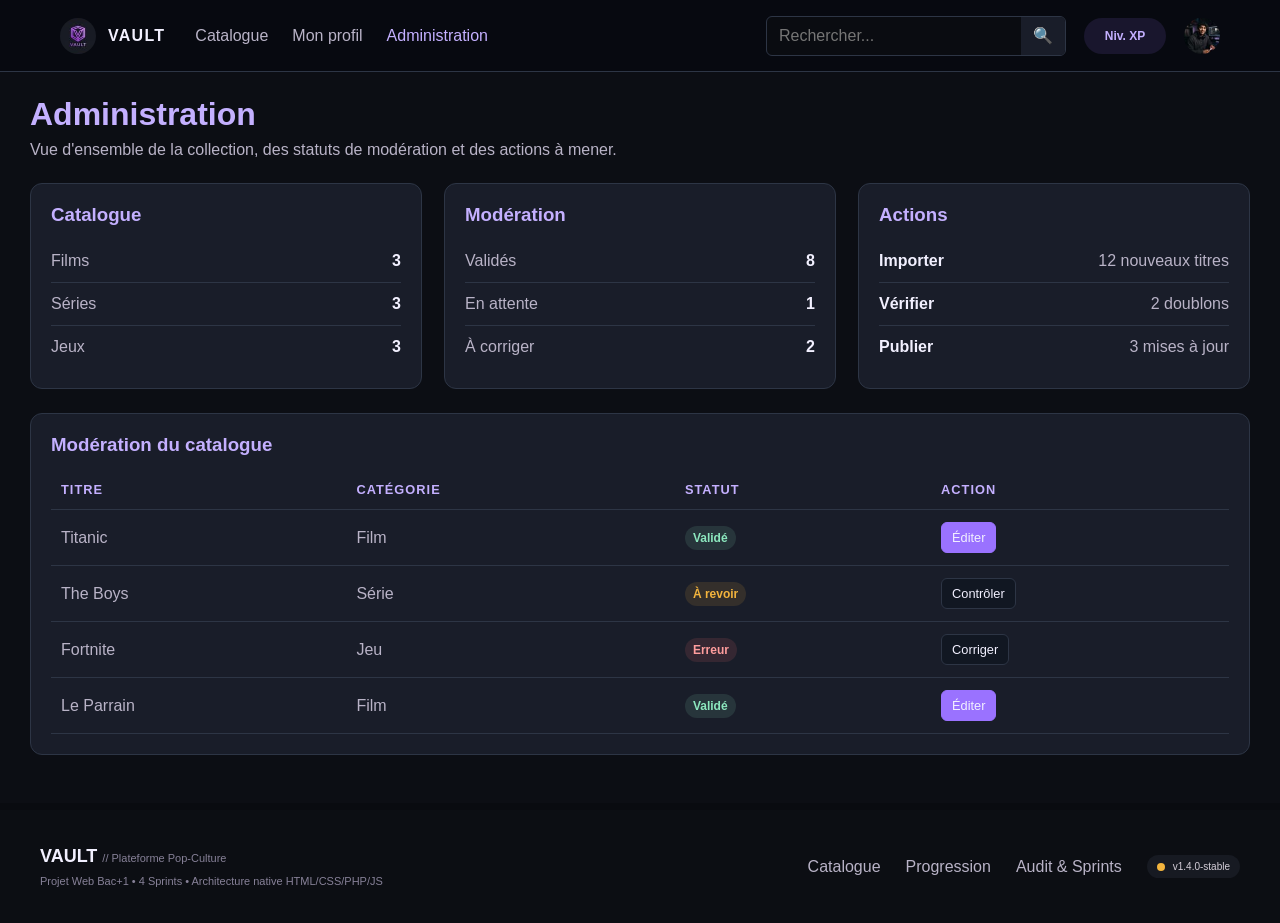
<file: admin.html>
<!DOCTYPE html>
<html lang="fr">
<head>
    <meta charset="UTF-8">
    <meta name="viewport" content="width=device-width, initial-scale=1.0">
    <title>Vault | Administration</title>
    <link rel="stylesheet" href="assets/css/style.css">
</head>
<body>
    <header class="topbar">
        <div class="left">
            <div class="logo">
                <img src="assets/images/logo.jpg" alt="Logo Vault">
                <span>VAULT</span>
            </div>

            <nav class="main-nav" aria-label="Navigation principale">
                <a href="index.html">Catalogue</a>
                <a href="profile.html">Mon profil</a>
                <a href="admin.html" class="active">Administration</a>
            </nav>
        </div>

        <div class="right">
            <label class="search-bar" aria-label="Rechercher dans le site">
                <input type="text" class="header-search" placeholder="Rechercher..." aria-label="Rechercher">
                <button type="button" aria-label="Lancer la recherche">🔍</button>
            </label>
            <div class="xp-badge"><span>Niv. XP</span></div>
            <img class="profile-img" src="assets/images/profile.jpg" alt="Photo de profil">
        </div>
    </header>

    <main>
        <div class="page-header">
            <h1>Administration</h1>
            <p>Vue d'ensemble de la collection, des statuts de modération et des actions à mener.</p>
        </div>

        <section class="summary-grid" aria-label="Statistiques d'administration">
            <article class="summary-card">
                <h3>Catalogue</h3>
                <div class="metric"><span>Films</span><strong>3</strong></div>
                <div class="metric"><span>Séries</span><strong>3</strong></div>
                <div class="metric"><span>Jeux</span><strong>3</strong></div>
            </article>

            <article class="summary-card">
                <h3>Modération</h3>
                <div class="metric"><span>Validés</span><strong>8</strong></div>
                <div class="metric"><span>En attente</span><strong>1</strong></div>
                <div class="metric"><span>À corriger</span><strong>2</strong></div>
            </article>

            <article class="summary-card">
                <h3>Actions</h3>
                <ul class="admin-actions">
                    <li><strong>Importer</strong><span>12 nouveaux titres</span></li>
                    <li><strong>Vérifier</strong><span>2 doublons</span></li>
                    <li><strong>Publier</strong><span>3 mises à jour</span></li>
                </ul>
            </article>
        </section>

        <section class="table-card">
            <h3>Modération du catalogue</h3>
            <table>
                <thead>
                    <tr>
                        <th>Titre</th>
                        <th>Catégorie</th>
                        <th>Statut</th>
                        <th>Action</th>
                    </tr>
                </thead>
                <tbody>
                    <tr>
                        <td>Titanic</td>
                        <td>Film</td>
                        <td><span class="status ok">Validé</span></td>
                        <td><button type="button" class="action-btn primary">Éditer</button></td>
                    </tr>
                    <tr>
                        <td>The Boys</td>
                        <td>Série</td>
                        <td><span class="status warning">À revoir</span></td>
                        <td><button type="button" class="action-btn">Contrôler</button></td>
                    </tr>
                    <tr>
                        <td>Fortnite</td>
                        <td>Jeu</td>
                        <td><span class="status danger">Erreur</span></td>
                        <td><button type="button" class="action-btn">Corriger</button></td>
                    </tr>
                    <tr>
                        <td>Le Parrain</td>
                        <td>Film</td>
                        <td><span class="status ok">Validé</span></td>
                        <td><button type="button" class="action-btn primary">Éditer</button></td>
                    </tr>
                </tbody>
            </table>
        </section>
    </main>

    <footer class="navbar">
        <div class="brand">
            <div class="brand-title">VAULT <span>// Plateforme Pop-Culture</span></div>
            <div class="subtitle">Projet Web Bac+1 • 4 Sprints • Architecture native HTML/CSS/PHP/JS</div>
        </div>

        <nav class="nav" aria-label="Navigation du footer">
            <a href="index.html">Catalogue</a>
            <a href="profile.html">Progression</a>
            <a href="admin.html">Audit &amp; Sprints</a>
            <span class="version"><span class="version-dot"></span>v1.4.0-stable</span>
        </nav>
    </footer>

    <script src="assets/js/main.js"></script>
</body>
</html>
</file>
<file: assets/css/style.css>
:root {
    --bg: #0c0e14;
    --bg-alt: #121821;
    --panel: #151b25;
    --panel-soft: #191d29;
    --panel-strong: #0b0e15;
    --line: #2d3545;
    --text: #f2f0ff;
    --muted: #b9b3c7;
    --primary: #9a72ff;
    --primary-strong: #c4b0ff;
    --secondary: #f3b43d;
    --accent: #35c6ff;
    --success: #8ce7be;
}

* {
    box-sizing: border-box;
}

body {
    margin: 0;
    background: var(--bg);
    color: var(--text);
    font-family: Arial, Helvetica, sans-serif;
}

img {
    display: block;
    max-width: 100%;
}

button,
input,
select {
    font: inherit;
}

button {
    cursor: pointer;
}

header, .left, .right, .logo, .main-nav, .toolbar, .filters, .sort, .oeuvres, .stats, .nav, .profile-grid, .summary-grid, .table-actions {
    display: flex;
    align-items: center;
}

.topbar {
    min-height: 72px;
    padding: 0 60px;
    display: flex;
    align-items: center;
    justify-content: space-between;
    background: #070910;
    border-bottom: 1px solid var(--line);
}

.left,
.right {
    display: flex;
    align-items: center;
}

.logo {
    gap: 12px;
}

.logo img,
.profile-img {
    width: 36px;
    height: 36px;
    object-fit: cover;
    border-radius: 50%;
}

.logo span {
    color: var(--text);
    font-weight: 700;
    letter-spacing: 0.08em;
}

.main-nav {
    gap: 24px;
    margin-left: 30px;
}

.main-nav a,
.nav a {
    color: var(--muted);
    text-decoration: none;
    transition: color 0.2s ease;
}

.main-nav a:hover,
.nav a:hover,
.main-nav .active {
    color: var(--primary-strong);
}

.right {
    gap: 18px;
}

.search-bar {
    display: flex;
    align-items: stretch;
    width: 300px;
    border-radius: 6px;
    overflow: hidden;
    border: 1px solid var(--line);
    background: #0a0c11;
}

.search-bar input {
    flex: 1;
    padding: 10px 12px;
    border: 0;
    background: transparent;
    color: var(--text);
    outline: none;
}

.search-bar button {
    border: 0;
    padding: 0 12px;
    background: var(--panel-soft);
    color: var(--text);
}

.xp-badge {
    display: flex;
    align-items: center;
    justify-content: center;
    min-width: 82px;
    height: 36px;
    border-radius: 999px;
    background: rgba(154, 114, 255, 0.12);
    color: var(--primary-strong);
    font-size: 12px;
    font-weight: 700;
}

main {
    max-width: 1280px;
    margin: 0 auto;
    padding: 24px 30px 48px;
}

main > h1 {
    margin: 8px 0 24px;
    color: var(--primary-strong);
    font-size: clamp(2rem, 3vw, 3rem);
}

.library,
.section-panel {
    padding: 18px 16px;
    background: var(--panel);
    border: 1px solid var(--line);
    border-radius: 12px;
}

.toolbar {
    gap: 14px;
    flex-wrap: wrap;
}

.search-wrapper {
    flex: 1 1 340px;
    display: flex;
    align-items: center;
    height: 44px;
    padding: 0 14px;
    border-radius: 8px;
    border: 2px solid var(--accent);
    background: rgba(15, 19, 28, 0.9);
}

.search-icon {
    width: 14px;
    height: 14px;
    margin-right: 10px;
    border: 2px solid var(--muted);
    border-radius: 50%;
    position: relative;
}

.search-icon::after {
    content: "";
    position: absolute;
    width: 7px;
    height: 2px;
    right: -5px;
    bottom: -2px;
    background: var(--muted);
    transform: rotate(42deg);
    border-radius: 2px;
}

.search-input {
    width: 100%;
    border: 0;
    outline: 0;
    background: transparent;
    color: var(--text);
}

.filters {
    gap: 8px;
    flex-wrap: wrap;
}

.filter {
    height: 32px;
    padding: 0 16px;
    border: 0;
    border-radius: 6px;
    background: #2a2f3a;
    color: var(--muted);
    font-size: 10px;
    font-weight: 700;
    letter-spacing: 0.06em;
}

.filter.active {
    background: var(--primary);
    color: white;
}

.sort {
    gap: 10px;
    color: var(--muted);
    font-size: 10px;
    white-space: nowrap;
}

.sort select {
    padding: 7px 10px;
    border: 1px solid var(--line);
    border-radius: 6px;
    background: #262c39;
    color: var(--text);
}

.bottom-bar {
    padding-top: 14px;
    color: var(--muted);
    font-size: 11px;
}

.library-section {
    margin-top: 34px;
}

.library-section h2 {
    margin: 0 0 18px;
    padding-bottom: 10px;
    border-bottom: 2px solid var(--primary);
    color: var(--primary-strong);
}

.oeuvres {
    display: flex;
    gap: 18px;
    align-items: stretch;
    flex-wrap: wrap;
}

.carte {
    flex: 1 1 260px;
    max-width: 340px;
    background: #070910;
    border: 1px solid var(--line);
    overflow: hidden;
    transition: transform 0.2s ease, border-color 0.2s ease;
}

.carte:hover {
    transform: translateY(-2px);
    border-color: var(--primary);
}

.carte img {
    width: 100%;
    height: 360px;
    object-fit: cover;
}

.carte h3 {
    margin: 12px 12px 8px;
    color: var(--primary-strong);
    font-size: 1.2rem;
}

.carte p {
    margin: 0 12px 16px;
    color: var(--muted);
    line-height: 1.5;
}

.card {
    display: flex;
    gap: 22px;
    align-items: center;
    justify-content: space-between;
    min-height: 240px;
    margin-top: 42px;
    padding: 38px 42px;
    background: linear-gradient(90deg, #0b0f15 0%, #141d2e 62%, #17182a 100%);
    border: 1px solid var(--line);
    border-radius: 14px;
}

.content {
    max-width: 700px;
}

.eyebrow {
    color: var(--secondary);
    font: bold 10px "Courier New", monospace;
    letter-spacing: 0.15em;
}

.card h2 {
    margin: 8px 0 0;
    color: var(--text);
    font-size: clamp(1.4rem, 2vw, 2rem);
}

.description {
    color: var(--muted);
    line-height: 1.6;
}

.stats {
    gap: 0;
    margin-top: 20px;
    flex-wrap: wrap;
}

.stat {
    padding: 0 25px;
}

.stat:first-child {
    padding-left: 0;
}

.stat + .stat {
    border-left: 1px solid var(--line);
}

.stat span {
    color: var(--muted);
    font-size: 10px;
    text-transform: uppercase;
}

.value {
    display: block;
    margin-bottom: 8px;
    font: bold 24px "Courier New", monospace;
}

.purple {
    color: var(--primary-strong);
}

.orange {
    color: var(--secondary);
}

.progress-container {
    display: flex;
    align-items: center;
    justify-content: center;
    min-width: 170px;
}

.circle {
    position: relative;
    width: 150px;
    height: 150px;
}

.circle svg {
    width: 150px;
    height: 150px;
    transform: rotate(-90deg);
}

.circle-bg,
.circle-progress {
    fill: none;
    stroke-width: 10;
}

.circle-bg {
    stroke: #3b4351;
}

.circle-progress {
    stroke: var(--primary-strong);
    stroke-linecap: round;
    stroke-dasharray: 377;
    stroke-dashoffset: 125;
}

.circle-text {
    position: absolute;
    inset: 0;
    display: flex;
    flex-direction: column;
    justify-content: center;
    align-items: center;
}

.circle-text strong {
    font-size: 1.5rem;
    color: var(--text);
}

.circle-text span {
    margin-top: 4px;
    color: var(--muted);
    font: 8px "Courier New", monospace;
    letter-spacing: 0.08em;
}

.navbar {
    min-height: 120px;
    padding: 24px 40px;
    display: flex;
    align-items: center;
    justify-content: space-between;
    background: #0c0e13;
    border-top: 7px solid #090b10;
}

.brand-title {
    font-size: 18px;
    font-weight: 700;
}

.brand-title span,
.subtitle {
    color: #878198;
    font-size: 11px;
    font-weight: 400;
}

.subtitle {
    margin-top: 8px;
}

.nav {
    gap: 25px;
    flex-wrap: wrap;
}

.version {
    display: inline-flex;
    align-items: center;
    gap: 8px;
    padding: 6px 10px;
    background: #171a22;
    color: #d4ced8;
    border-radius: 999px;
    font-size: 10px;
}

.version-dot {
    width: 8px;
    height: 8px;
    border-radius: 50%;
    background: var(--secondary);
}

.page-header {
    margin-bottom: 24px;
}

.page-header h1 {
    margin: 0 0 8px;
    color: var(--primary-strong);
}

.page-header p {
    margin: 0;
    color: var(--muted);
}

.profile-grid,
.summary-grid {
    display: grid;
    gap: 22px;
}

.profile-grid {
    grid-template-columns: 1.2fr 1fr;
}

.summary-grid {
    grid-template-columns: repeat(3, minmax(0, 1fr));
    margin-bottom: 24px;
}

.summary-card,
.panel,
.list-card,
.table-card {
    background: var(--panel-soft);
    border: 1px solid var(--line);
    border-radius: 12px;
    overflow: hidden;
}

.summary-card {
    padding: 20px;
}

.summary-card h3,
.panel h3,
.list-card h3,
.table-card h3 {
    margin: 0 0 14px;
    color: var(--primary-strong);
}

.user-profile {
    display: flex;
    align-items: center;
    gap: 18px;
    padding: 20px;
}

.user-profile img {
    width: 84px;
    height: 84px;
    border-radius: 50%;
    object-fit: cover;
}

.user-profile h2 {
    margin: 0 0 6px;
    font-size: 1.5rem;
}

.user-profile p {
    margin: 0;
    color: var(--muted);
}

.metric {
    display: flex;
    justify-content: space-between;
    align-items: center;
    padding: 12px 0;
    border-bottom: 1px solid var(--line);
}

.metric:last-child {
    border-bottom: 0;
}

.metric span {
    color: var(--muted);
}

.metric strong {
    color: var(--text);
}

.panel,
.list-card,
.table-card {
    padding: 20px;
}

.favorite-grid {
    display: grid;
    grid-template-columns: repeat(auto-fit, minmax(150px, 1fr));
    gap: 14px;
}

.favorite-item {
    background: #0c0f17;
    border: 1px solid var(--line);
    border-radius: 10px;
    overflow: hidden;
}

.favorite-item img {
    width: 100%;
    height: 170px;
    object-fit: cover;
}

.favorite-item p {
    margin: 0;
    padding: 12px;
    color: var(--muted);
}

.activity-list,
.admin-actions {
    list-style: none;
    padding: 0;
    margin: 0;
}

.activity-list li,
.admin-actions li {
    display: flex;
    justify-content: space-between;
    gap: 10px;
    padding: 12px 0;
    border-bottom: 1px solid var(--line);
    color: var(--muted);
}

.activity-list li:last-child,
.admin-actions li:last-child {
    border-bottom: 0;
}

.activity-list strong,
.admin-actions strong {
    color: var(--text);
}

.table-card table {
    width: 100%;
    border-collapse: collapse;
    color: var(--muted);
}

.table-card th,
.table-card td {
    padding: 12px 10px;
    text-align: left;
    border-bottom: 1px solid var(--line);
}

.table-card th {
    color: var(--primary-strong);
    font-size: 0.8rem;
    letter-spacing: 0.08em;
    text-transform: uppercase;
}

.status {
    display: inline-block;
    padding: 5px 8px;
    border-radius: 999px;
    font-size: 0.75rem;
    font-weight: 700;
}

.status.ok {
    background: rgba(140, 231, 190, 0.12);
    color: var(--success);
}

.status.warning {
    background: rgba(243, 180, 61, 0.12);
    color: var(--secondary);
}

.status.danger {
    background: rgba(255, 116, 116, 0.12);
    color: #ff9d9d;
}

.action-btn {
    border: 1px solid var(--line);
    background: #111722;
    color: var(--text);
    border-radius: 6px;
    padding: 7px 10px;
    font-size: 0.8rem;
}

.action-btn.primary {
    background: var(--primary);
    border-color: var(--primary);
}

@media (max-width: 900px) {
    .topbar {
        padding: 16px 25px;
        flex-wrap: wrap;
        gap: 16px;
    }

    .toolbar,
    .card,
    .navbar,
    .profile-grid,
    .summary-grid {
        flex-direction: column;
        align-items: stretch;
    }

    .profile-grid,
    .summary-grid {
        grid-template-columns: 1fr;
    }

    .card {
        padding: 28px 22px;
    }

    .search-bar {
        width: 100%;
    }
}

@media (max-width: 700px) {
    .topbar,
    .left,
    .right,
    .toolbar,
    .navbar {
        flex-direction: column;
        align-items: flex-start;
    }

    main {
        padding-left: 16px;
        padding-right: 16px;
    }

    .main-nav {
        margin-left: 0;
        flex-wrap: wrap;
    }

    .filter {
        flex: 1 1 calc(50% - 8px);
    }

    .nav {
        gap: 12px;
    }
}
</file>
